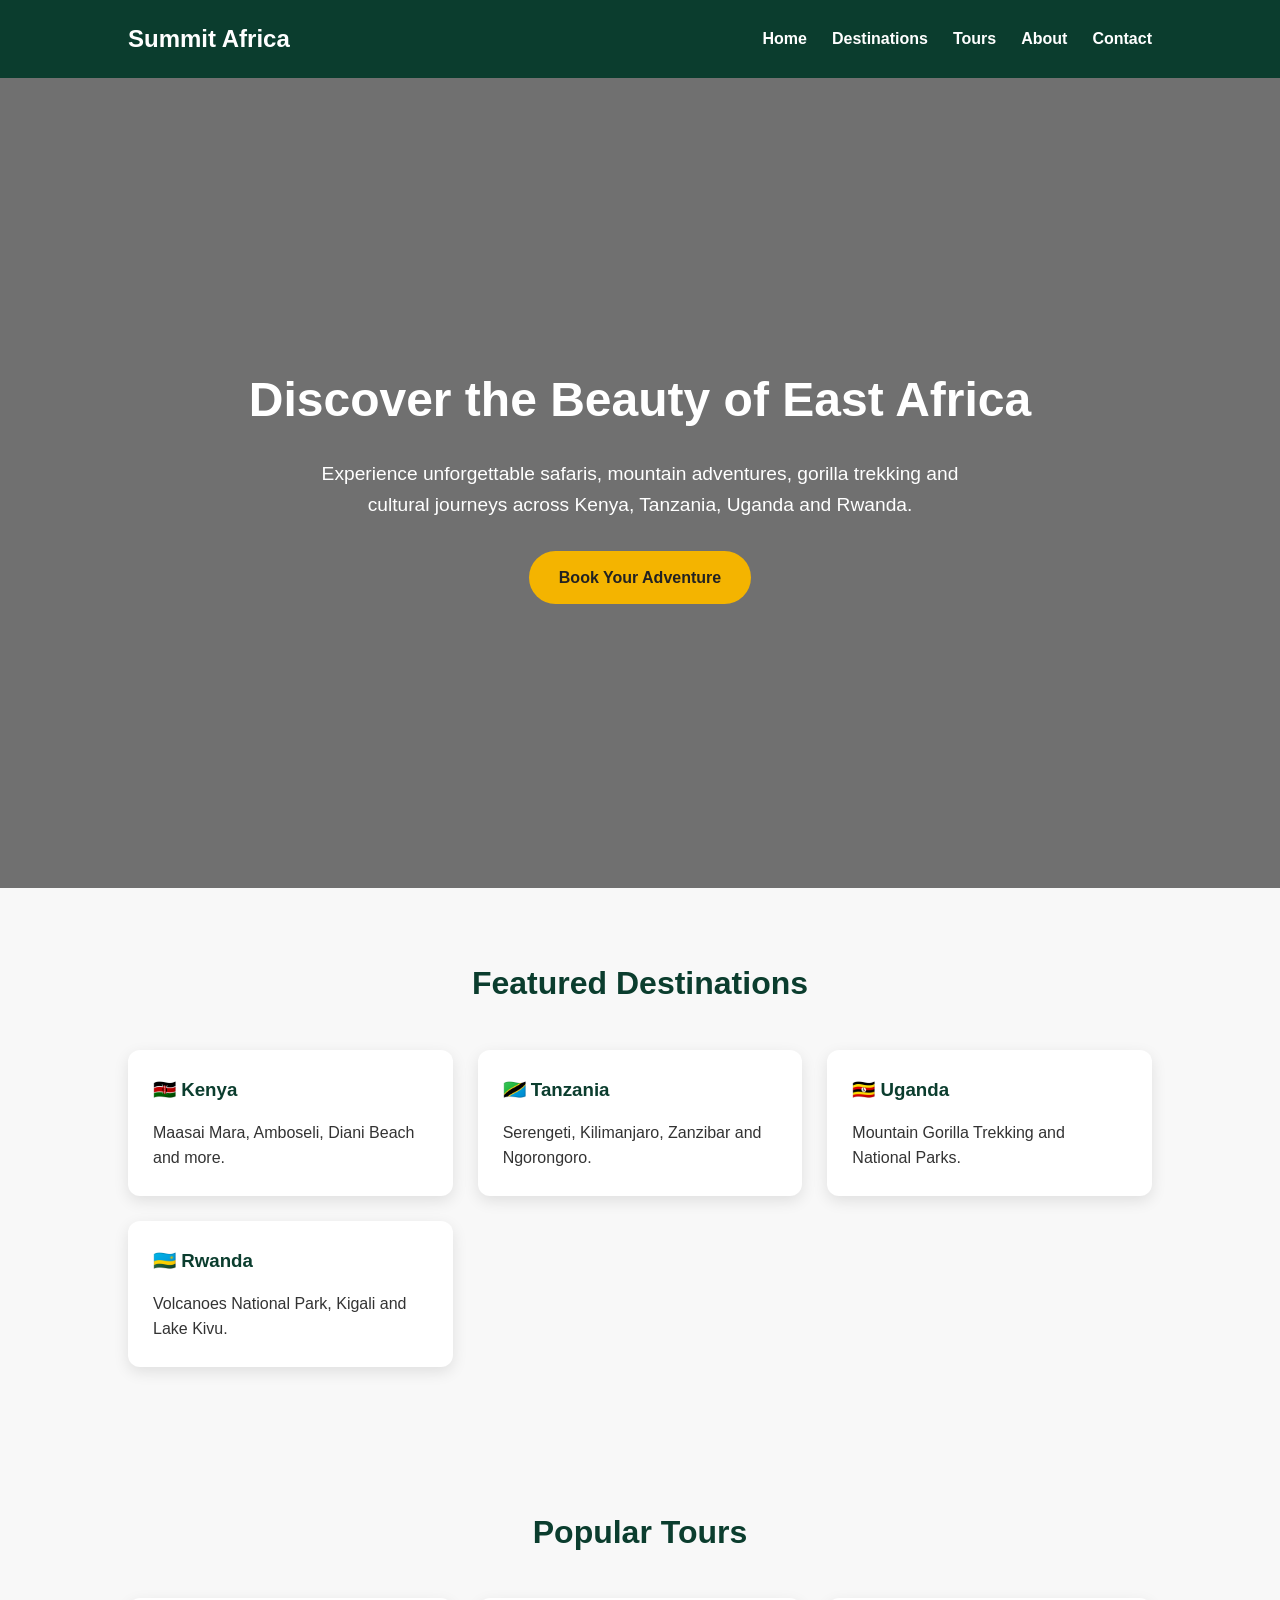
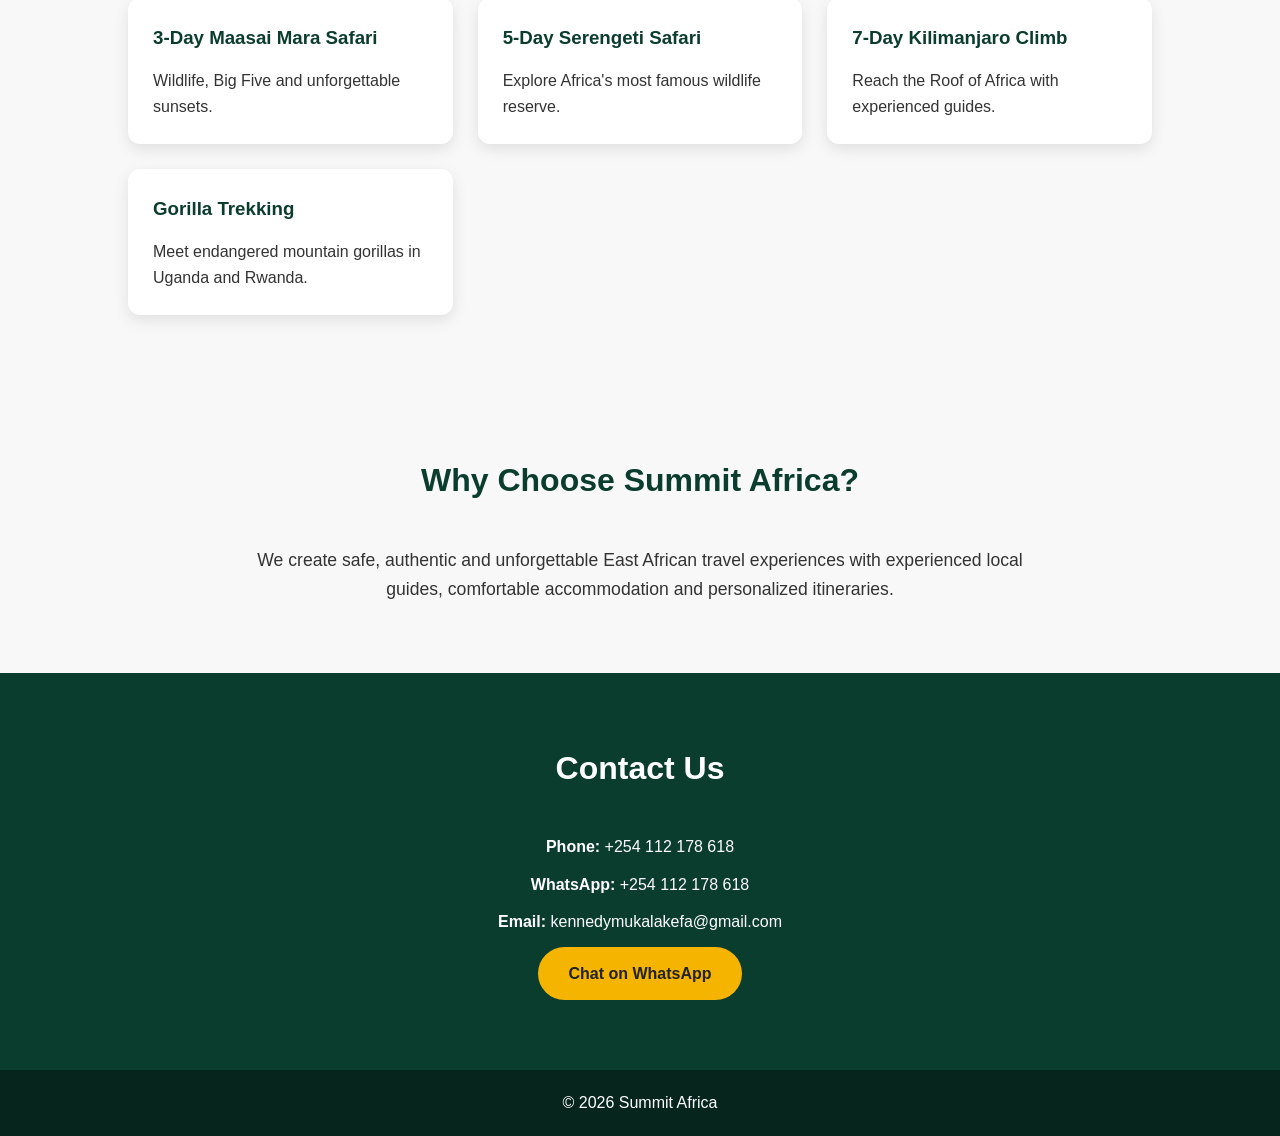
<file: index.html>
<!DOCTYPE html>
<html lang="en">
<head>
    <meta charset="UTF-8">
    <meta name="viewport" content="width=device-width, initial-scale=1.0">
    <title>Summit Africa | Discover East Africa</title>

    <link rel="stylesheet" href="style.css">
</head>

<body>

<header>

<nav class="navbar">

<div class="logo">
<h2>Summit Africa</h2>
</div>

<ul class="nav-links">
<li><a href="#home">Home</a></li>
<li><a href="#destinations">Destinations</a></li>
<li><a href="#tours">Tours</a></li>
<li><a href="#about">About</a></li>
<li><a href="#contact">Contact</a></li>
</ul>

</nav>

</header>

<section id="home" class="hero">

<div class="hero-content">

<h1>Discover the Beauty of East Africa</h1>

<p>
Experience unforgettable safaris, mountain adventures,
gorilla trekking and cultural journeys across Kenya,
Tanzania, Uganda and Rwanda.
</p>

<a href="#contact" class="btn">Book Your Adventure</a>

</div>

</section>

<section id="destinations">

<h2>Featured Destinations</h2>

<div class="cards">

<div class="card">
<h3>🇰🇪 Kenya</h3>
<p>Maasai Mara, Amboseli, Diani Beach and more.</p>
</div>

<div class="card">
<h3>🇹🇿 Tanzania</h3>
<p>Serengeti, Kilimanjaro, Zanzibar and Ngorongoro.</p>
</div>

<div class="card">
<h3>🇺🇬 Uganda</h3>
<p>Mountain Gorilla Trekking and National Parks.</p>
</div>

<div class="card">
<h3>🇷🇼 Rwanda</h3>
<p>Volcanoes National Park, Kigali and Lake Kivu.</p>
</div>

</div>

</section>

<section id="tours">

<h2>Popular Tours</h2>

<div class="cards">

<div class="card">
<h3>3-Day Maasai Mara Safari</h3>
<p>Wildlife, Big Five and unforgettable sunsets.</p>
</div>

<div class="card">
<h3>5-Day Serengeti Safari</h3>
<p>Explore Africa's most famous wildlife reserve.</p>
</div>

<div class="card">
<h3>7-Day Kilimanjaro Climb</h3>
<p>Reach the Roof of Africa with experienced guides.</p>
</div>

<div class="card">
<h3>Gorilla Trekking</h3>
<p>Meet endangered mountain gorillas in Uganda and Rwanda.</p>
</div>

</div>

</section>

<section id="about">

<h2>Why Choose Summit Africa?</h2>

<p>

We create safe, authentic and unforgettable East African
travel experiences with experienced local guides,
comfortable accommodation and personalized itineraries.

</p>

</section>

<section id="contact">

<h2>Contact Us</h2>

<p><strong>Phone:</strong> +254 112 178 618</p>

<p><strong>WhatsApp:</strong> +254 112 178 618</p>

<p><strong>Email:</strong> kennedymukalakefa@gmail.com</p>

<a href="https://wa.me/254112178618" class="btn">
Chat on WhatsApp
</a>

</section>

<footer>

<p>

© 2026 Summit Africa

</p>

</footer>

<script src="script.js"></script>

</body>
</html>
</file>
<file: style.css>
*{
    margin:0;
    padding:0;
    box-sizing:border-box;
    font-family:Arial, Helvetica, sans-serif;
}

body{
    background:#f8f8f8;
    color:#333;
    line-height:1.6;
}

.navbar{
    display:flex;
    justify-content:space-between;
    align-items:center;
    padding:20px 10%;
    background:#0b3d2e;
    position:sticky;
    top:0;
    z-index:1000;
}

.logo h2{
    color:white;
}

.nav-links{
    list-style:none;
    display:flex;
    gap:25px;
}

.nav-links a{
    color:white;
    text-decoration:none;
    font-weight:bold;
}

.nav-links a:hover{
    color:#ffd54f;
}

.hero{
    height:90vh;
    background:linear-gradient(rgba(0,0,0,.55),rgba(0,0,0,.55)),
    url("https://images.unsplash.com/photo-1516426122078-c23e76319801?auto=format&fit=crop&w=1600&q=80");
    background-size:cover;
    background-position:center;
    display:flex;
    justify-content:center;
    align-items:center;
    text-align:center;
    color:white;
    padding:20px;
}

.hero h1{
    font-size:3rem;
    margin-bottom:20px;
}

.hero p{
    max-width:700px;
    margin:auto;
    margin-bottom:30px;
    font-size:1.2rem;
}

.btn{
    display:inline-block;
    padding:14px 30px;
    background:#f4b400;
    color:#222;
    text-decoration:none;
    border-radius:30px;
    font-weight:bold;
    transition:.3s;
}

.btn:hover{
    background:#d89b00;
    transform:translateY(-2px);
}

section{
    padding:70px 10%;
}

section h2{
    text-align:center;
    margin-bottom:40px;
    color:#0b3d2e;
    font-size:2rem;
}

.cards{
    display:grid;
    grid-template-columns:repeat(auto-fit,minmax(250px,1fr));
    gap:25px;
}

.card{
    background:white;
    border-radius:12px;
    padding:25px;
    box-shadow:0 5px 15px rgba(0,0,0,.1);
    transition:.3s;
}

.card:hover{
    transform:translateY(-8px);
}

.card h3{
    color:#0b3d2e;
    margin-bottom:15px;
}

#about{
    text-align:center;
}

#about p{
    max-width:800px;
    margin:auto;
    font-size:1.1rem;
}

#contact{
    background:#0b3d2e;
    color:white;
    text-align:center;
}

#contact h2{
    color:white;
}

#contact p{
    margin:12px 0;
}

footer{
    background:#06251c;
    color:white;
    text-align:center;
    padding:20px;
}

@media(max-width:768px){

.navbar{
    flex-direction:column;
}

.nav-links{
    flex-direction:column;
    margin-top:15px;
    text-align:center;
}

.hero h1{
    font-size:2.2rem;
}

.hero p{
    font-size:1rem;
}

}
</file>
